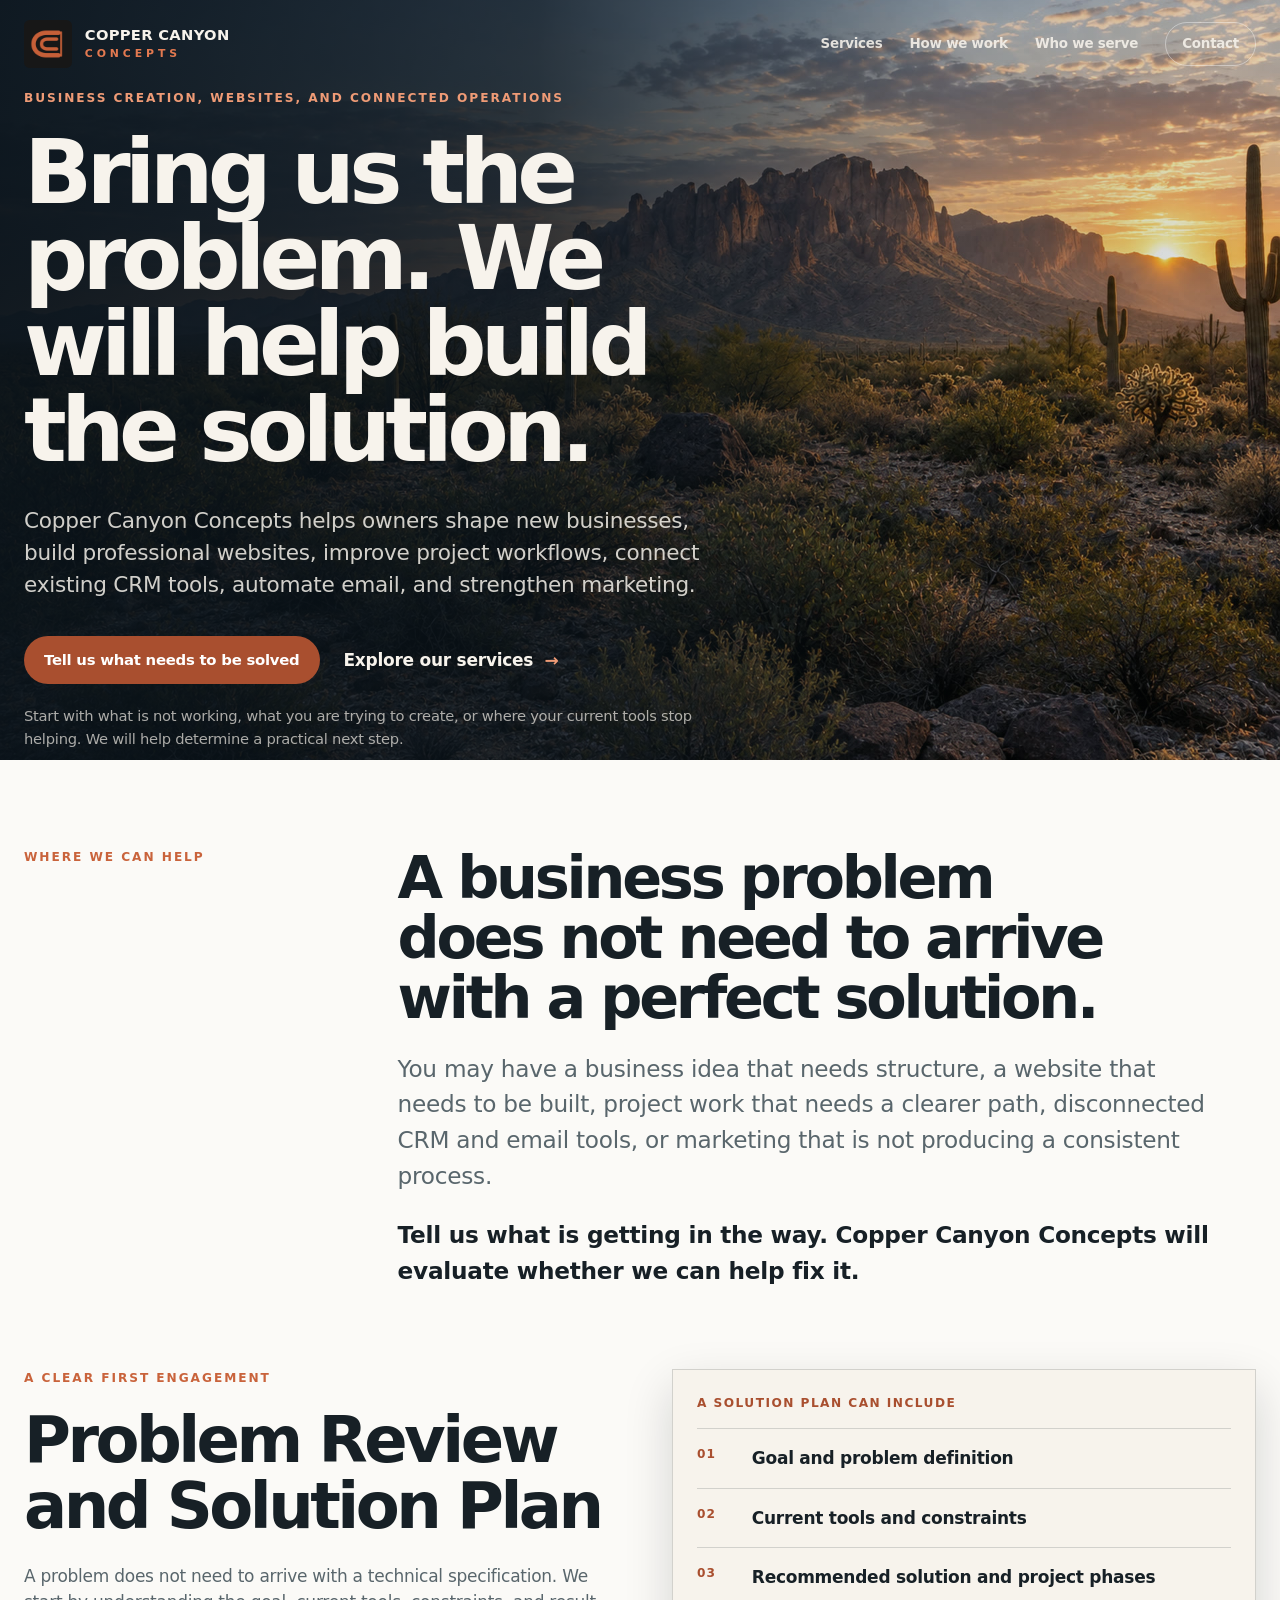
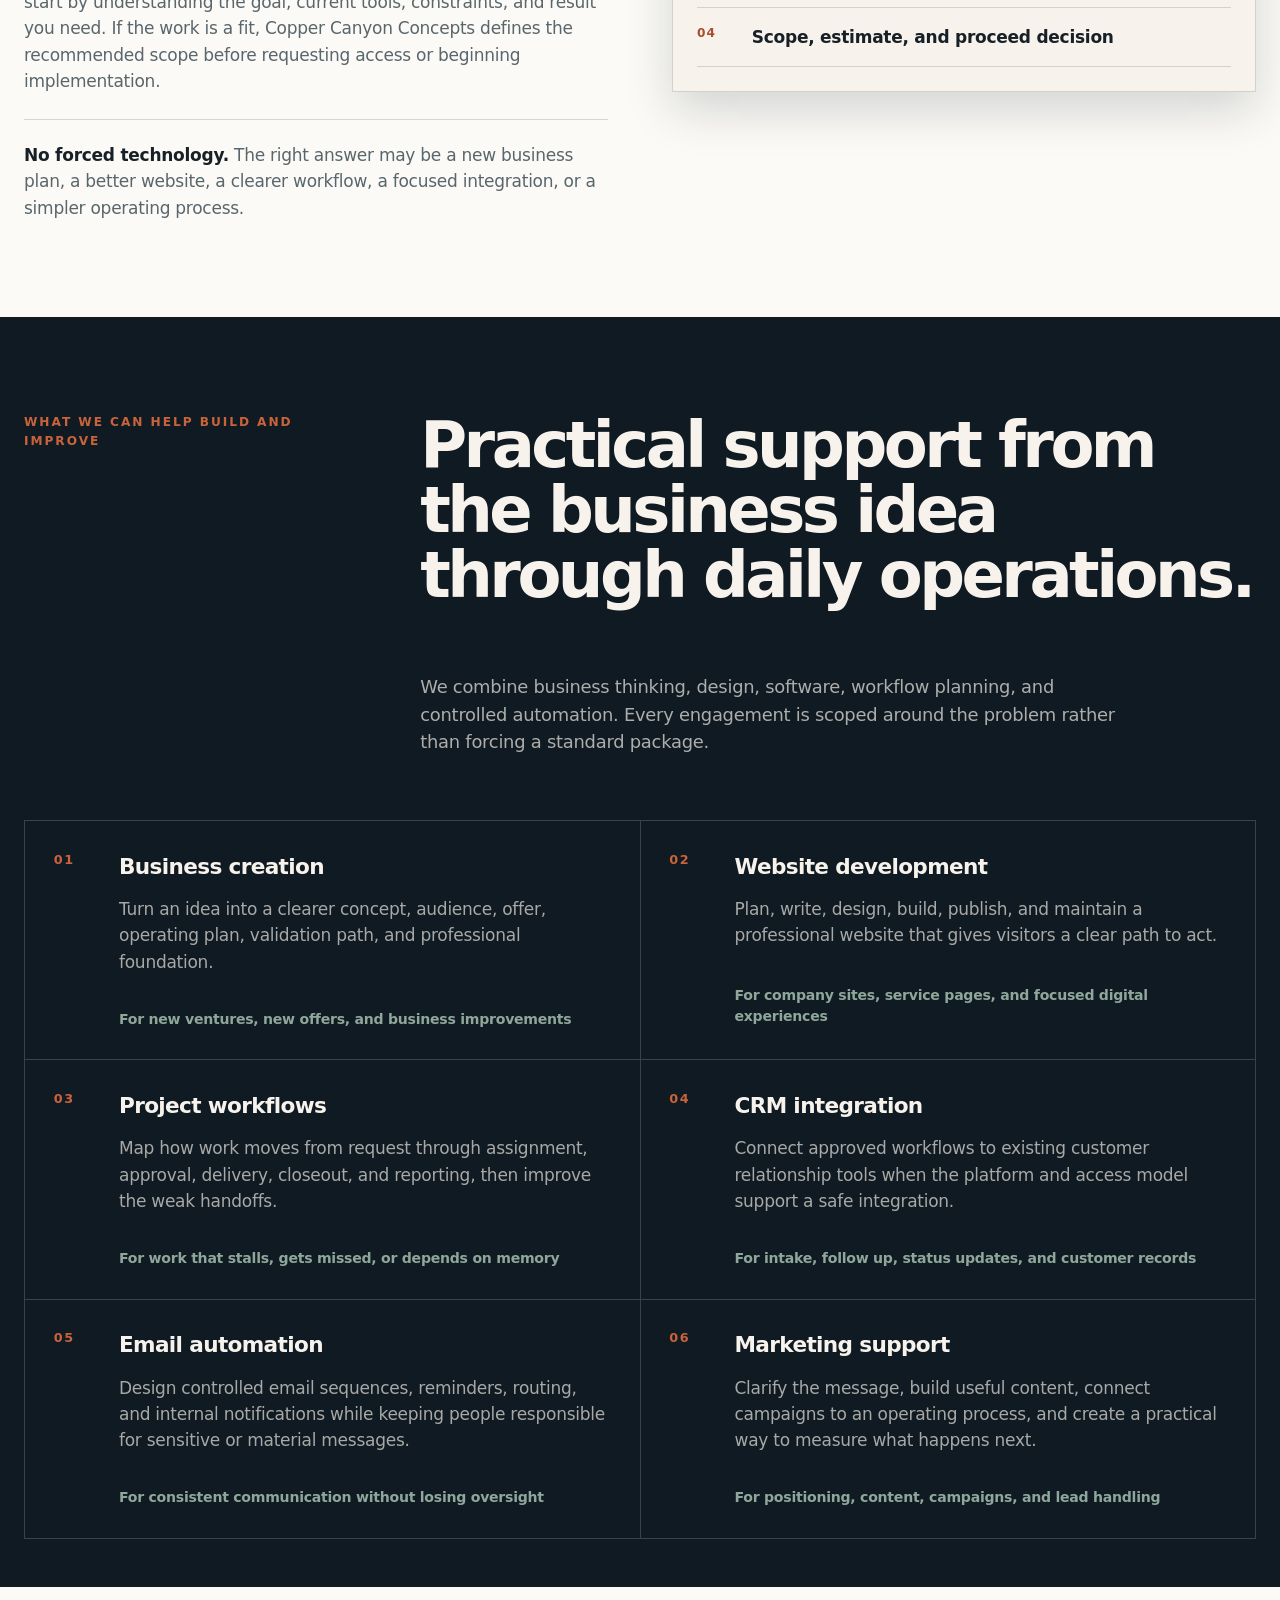
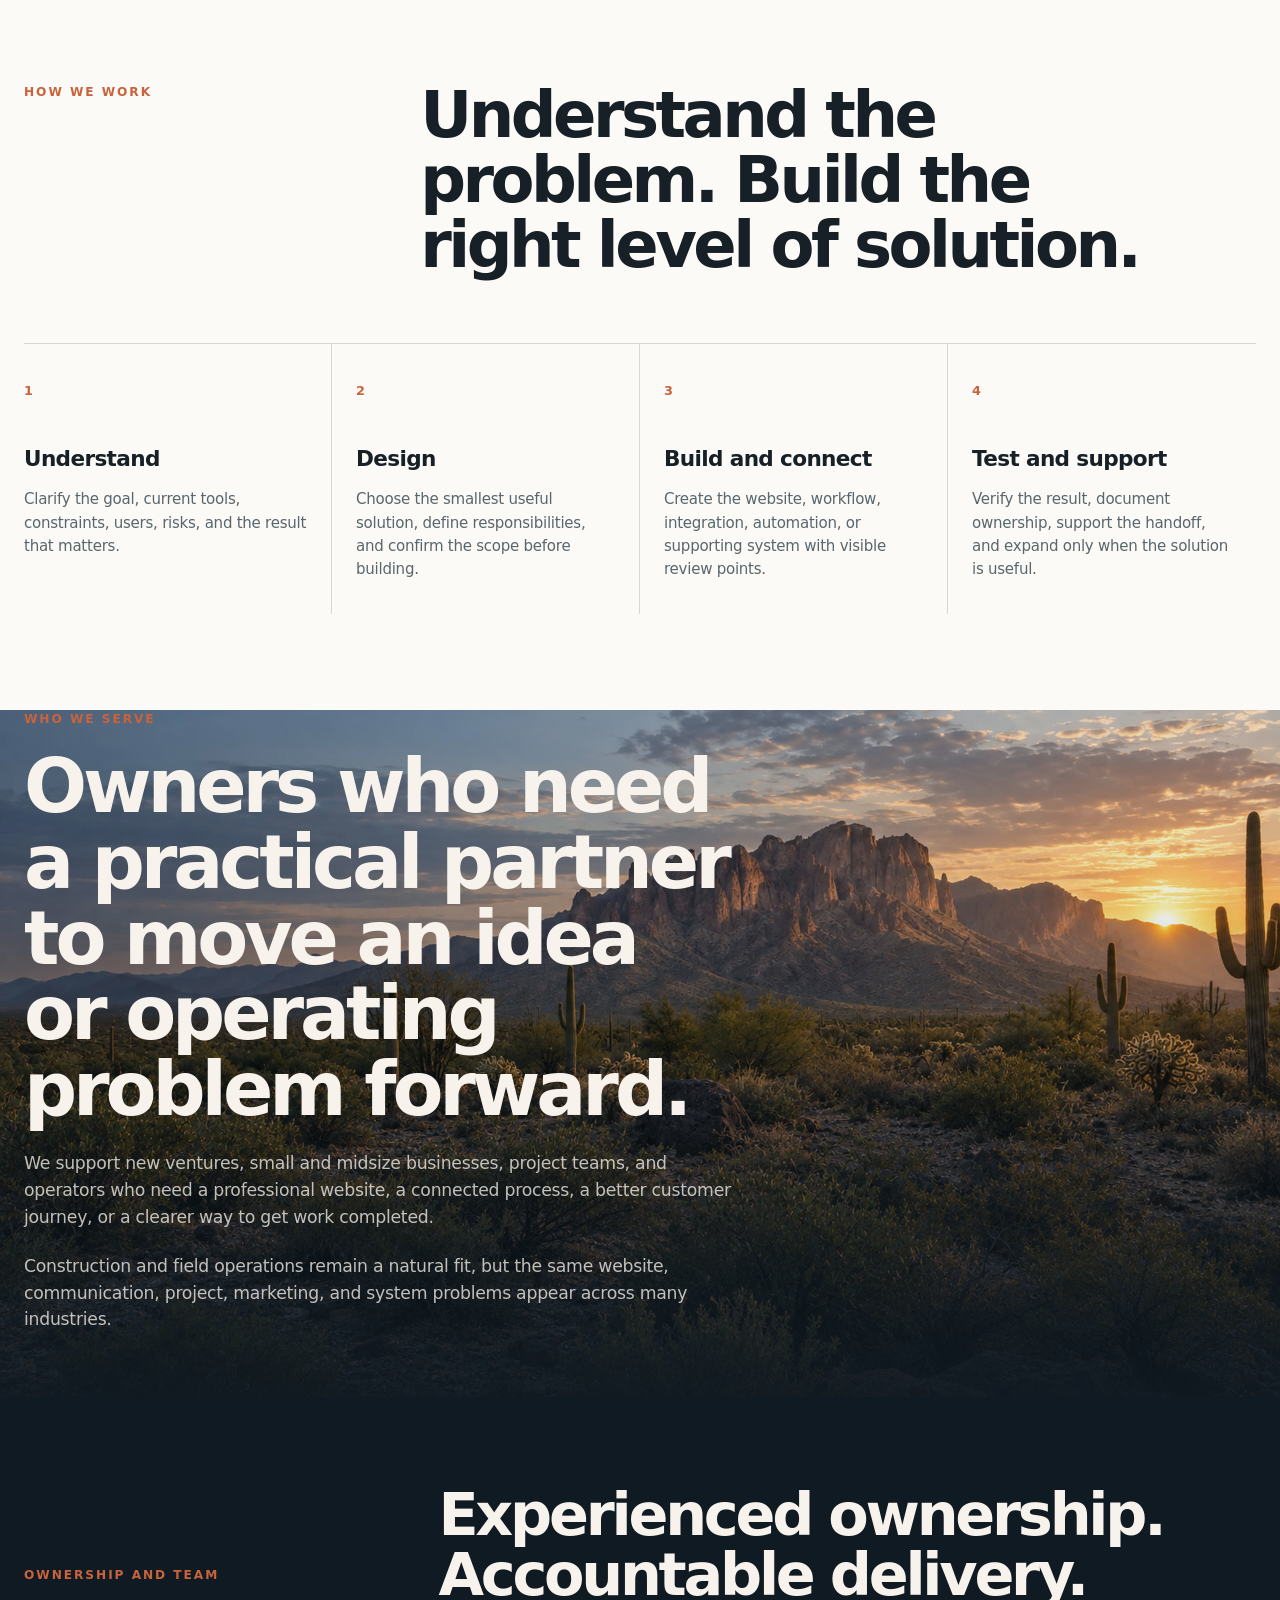
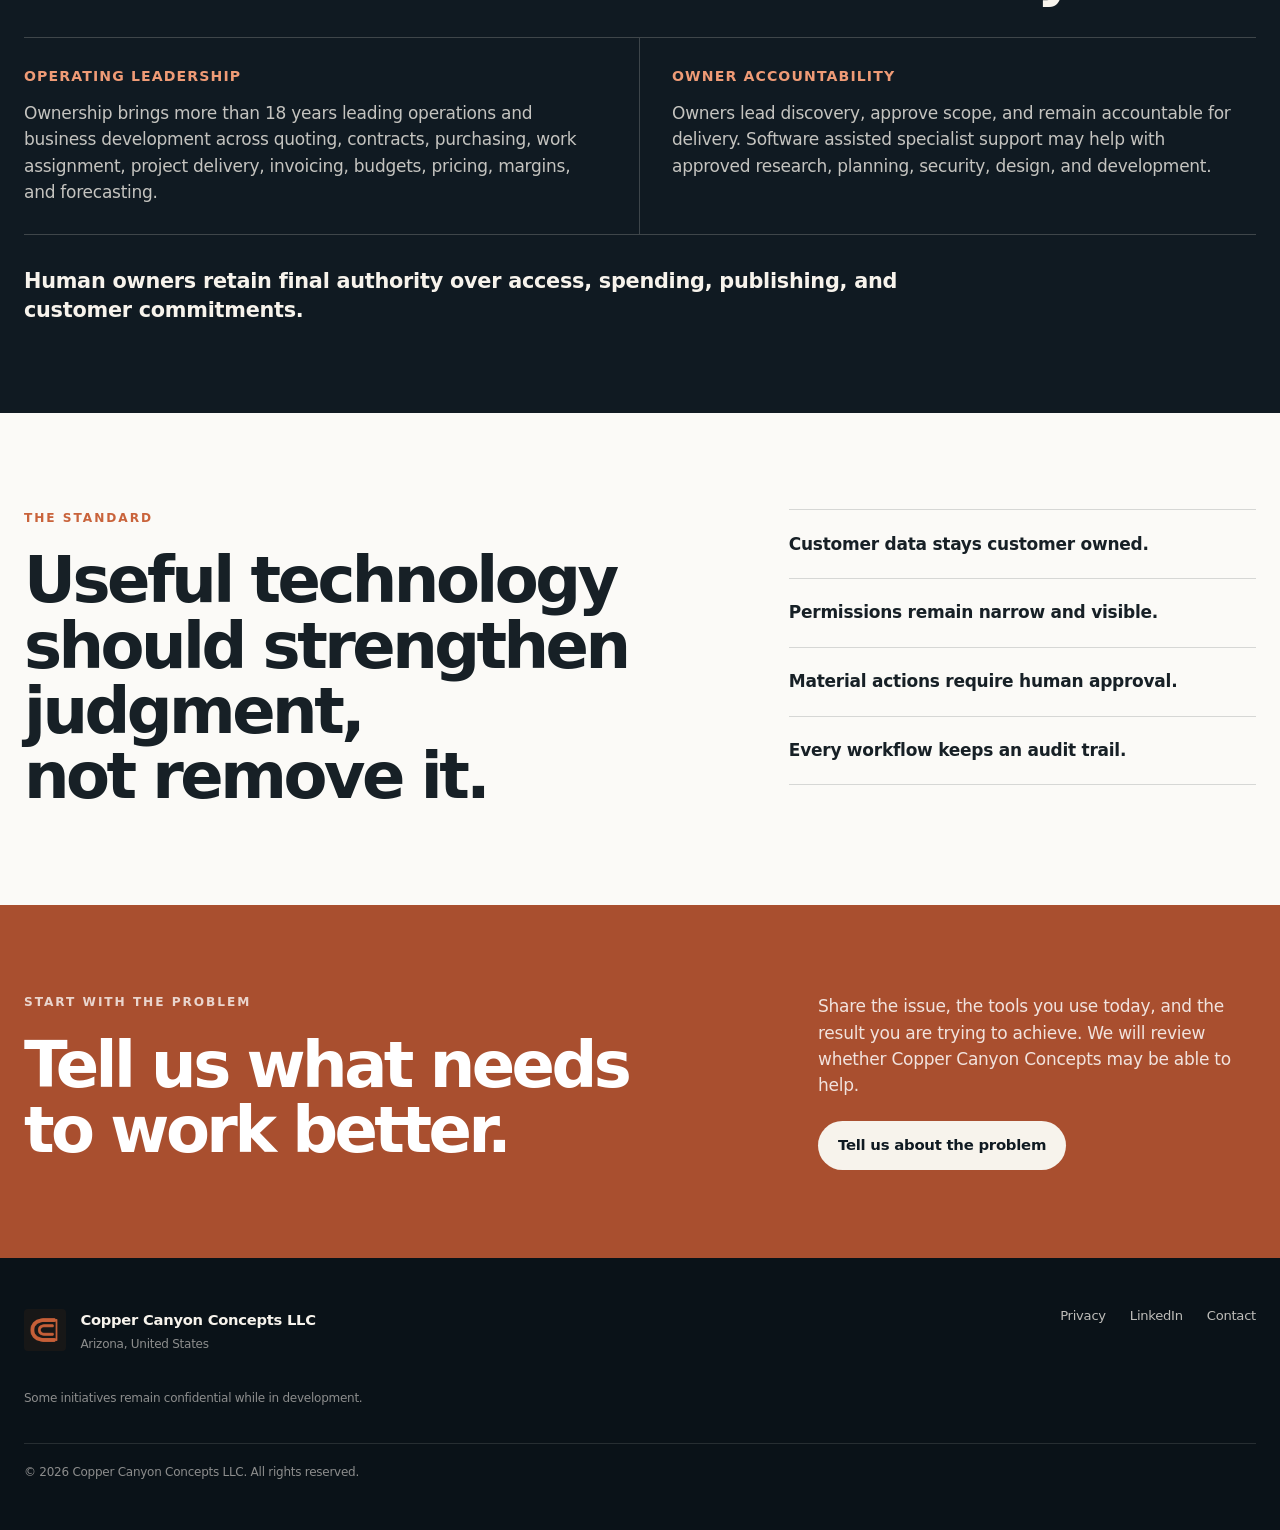
<file: index.html>
<!doctype html>
<html lang="en">
<head>
  <meta charset="utf-8">
  <meta name="viewport" content="width=device-width, initial-scale=1">
  <meta name="description" content="Copper Canyon Concepts helps businesses shape ideas, build websites, improve project workflows, connect CRM tools, automate email, and strengthen marketing.">
  <meta name="theme-color" content="#101a22">
  <meta property="og:title" content="Business Development and Operations | Copper Canyon Concepts">
  <meta property="og:description" content="Bring Copper Canyon Concepts the business problem. We will help define, build, connect, and improve the right solution.">
  <meta property="og:type" content="website">
  <meta property="og:url" content="https://coppercanyonconcepts.com/">
  <meta property="og:image" content="https://coppercanyonconcepts.com/assets/superstition_sunrise.jpg">
  <title>Business Development and Operations | Copper Canyon Concepts</title>
  <link rel="canonical" href="https://coppercanyonconcepts.com/">
  <link rel="icon" href="assets/favicon.png" type="image/png">
  <link rel="stylesheet" href="styles.css">
</head>
<body>
  <a class="skip_link" href="#main">Skip to main content</a>

  <header class="site_header" aria-label="Primary navigation">
    <a class="brand" href="#top" aria-label="Copper Canyon Concepts home">
      <img src="assets/copper_canyon_mark.png" alt="" width="48" height="48">
      <span class="brand_words">
        <strong>Copper Canyon</strong>
        <span>Concepts</span>
      </span>
    </a>
    <nav class="nav_links" aria-label="Site navigation">
      <a href="#work">Services</a>
      <a href="#method">How we work</a>
      <a href="#focus">Who we serve</a>
      <a class="nav_contact" href="contact.html">Contact</a>
    </nav>
  </header>

  <main id="main">
    <section class="hero" id="top" aria-labelledby="hero_title">
      <div class="hero_media" role="img" aria-label="Sunrise over the Superstition Mountains in Arizona"></div>
      <div class="hero_scrim"></div>
      <div class="hero_content">
        <p class="eyebrow">Business creation, websites, and connected operations</p>
        <h1 id="hero_title">Bring us the problem. We will help build the solution.</h1>
        <p class="hero_intro">Copper Canyon Concepts helps owners shape new businesses, build professional websites, improve project workflows, connect existing CRM tools, automate email, and strengthen marketing.</p>
        <div class="hero_actions">
          <a class="button primary" href="contact.html">Tell us what needs to be solved</a>
          <a class="text_link" href="#work">Explore our services <span aria-hidden="true">→</span></a>
        </div>
        <p class="hero_note">Start with what is not working, what you are trying to create, or where your current tools stop helping. We will help determine a practical next step.</p>
      </div>
    </section>


    <section class="problem_section section_shell" aria-labelledby="problem_title">
      <div class="section_label">Where we can help</div>
      <div class="problem_copy">
        <h2 id="problem_title">A business problem does not need to arrive with a perfect solution.</h2>
        <p>You may have a business idea that needs structure, a website that needs to be built, project work that needs a clearer path, disconnected CRM and email tools, or marketing that is not producing a consistent process.</p>
        <p class="emphasis">Tell us what is getting in the way. Copper Canyon Concepts will evaluate whether we can help fix it.</p>
      </div>
    </section>

    <section class="pilot_section section_shell" id="pilot-plan" aria-labelledby="pilot_title">
      <div class="pilot_intro">
        <p class="section_label">A clear first engagement</p>
        <h2 id="pilot_title">Problem Review and Solution Plan</h2>
        <p>A problem does not need to arrive with a technical specification. We start by understanding the goal, current tools, constraints, and result you need. If the work is a fit, Copper Canyon Concepts defines the recommended scope before requesting access or beginning implementation.</p>
        <p class="pilot_boundary"><strong>No forced technology.</strong> The right answer may be a new business plan, a better website, a clearer workflow, a focused integration, or a simpler operating process.</p>
      </div>
      <div class="pilot_deliverables">
        <p class="deliverable_label">A solution plan can include</p>
        <ul role="list">
          <li><span>01</span>Goal and problem definition</li>
          <li><span>02</span>Current tools and constraints</li>
          <li><span>03</span>Recommended solution and project phases</li>
          <li><span>04</span>Scope, estimate, and proceed decision</li>
        </ul>
      </div>
    </section>

    <section class="work_section" id="work" aria-labelledby="work_title">
      <div class="section_shell">
        <div class="section_intro dark_intro">
          <p class="section_label">What we can help build and improve</p>
          <h2 id="work_title">Practical support from the business idea through daily operations.</h2>
          <p>We combine business thinking, design, software, workflow planning, and controlled automation. Every engagement is scoped around the problem rather than forcing a standard package.</p>
        </div>

        <div class="service_rows">
          <article class="service_row">
            <div class="service_number">01</div>
            <div>
              <h3>Business creation</h3>
              <p>Turn an idea into a clearer concept, audience, offer, operating plan, validation path, and professional foundation.</p>
            </div>
            <p class="service_use">For new ventures, new offers, and business improvements</p>
          </article>

          <article class="service_row">
            <div class="service_number">02</div>
            <div>
              <h3>Website development</h3>
              <p>Plan, write, design, build, publish, and maintain a professional website that gives visitors a clear path to act.</p>
            </div>
            <p class="service_use">For company sites, service pages, and focused digital experiences</p>
          </article>

          <article class="service_row">
            <div class="service_number">03</div>
            <div>
              <h3>Project workflows</h3>
              <p>Map how work moves from request through assignment, approval, delivery, closeout, and reporting, then improve the weak handoffs.</p>
            </div>
            <p class="service_use">For work that stalls, gets missed, or depends on memory</p>
          </article>

          <article class="service_row">
            <div class="service_number">04</div>
            <div>
              <h3>CRM integration</h3>
              <p>Connect approved workflows to existing customer relationship tools when the platform and access model support a safe integration.</p>
            </div>
            <p class="service_use">For intake, follow up, status updates, and customer records</p>
          </article>

          <article class="service_row">
            <div class="service_number">05</div>
            <div>
              <h3>Email automation</h3>
              <p>Design controlled email sequences, reminders, routing, and internal notifications while keeping people responsible for sensitive or material messages.</p>
            </div>
            <p class="service_use">For consistent communication without losing oversight</p>
          </article>

          <article class="service_row">
            <div class="service_number">06</div>
            <div>
              <h3>Marketing support</h3>
              <p>Clarify the message, build useful content, connect campaigns to an operating process, and create a practical way to measure what happens next.</p>
            </div>
            <p class="service_use">For positioning, content, campaigns, and lead handling</p>
          </article>
        </div>
      </div>
    </section>


    <section class="method_section section_shell" id="method" aria-labelledby="method_title">
      <div class="section_intro">
        <p class="section_label">How we work</p>
        <h2 id="method_title">Understand the problem. Build the right level of solution.</h2>
      </div>

      <ol class="method_steps" role="list">
        <li>
          <span class="step_number">1</span>
          <h3>Understand</h3>
          <p>Clarify the goal, current tools, constraints, users, risks, and the result that matters.</p>
        </li>
        <li>
          <span class="step_number">2</span>
          <h3>Design</h3>
          <p>Choose the smallest useful solution, define responsibilities, and confirm the scope before building.</p>
        </li>
        <li>
          <span class="step_number">3</span>
          <h3>Build and connect</h3>
          <p>Create the website, workflow, integration, automation, or supporting system with visible review points.</p>
        </li>
        <li>
          <span class="step_number">4</span>
          <h3>Test and support</h3>
          <p>Verify the result, document ownership, support the handoff, and expand only when the solution is useful.</p>
        </li>
      </ol>
    </section>

    <section class="focus_section" id="focus" aria-labelledby="focus_title">
      <div class="focus_image" role="img" aria-label="Sonoran Desert foreground and Superstition Mountains at sunrise"></div>
      <div class="focus_panel">
        <p class="section_label">Who we serve</p>
        <h2 id="focus_title">Owners who need a practical partner to move an idea or operating problem forward.</h2>
        <p>We support new ventures, small and midsize businesses, project teams, and operators who need a professional website, a connected process, a better customer journey, or a clearer way to get work completed.</p>
        <p>Construction and field operations remain a natural fit, but the same website, communication, project, marketing, and system problems appear across many industries.</p>
      </div>
    </section>

    <section class="team_section" id="team" aria-labelledby="team_title">
      <div class="section_shell team_layout">
        <div class="team_heading">
          <p class="section_label">Ownership and team</p>
          <h2 id="team_title">Experienced ownership. Accountable delivery.</h2>
        </div>

        <div class="team_story">
          <div class="team_block">
            <h3>Operating leadership</h3>
            <p>Ownership brings more than 18 years leading operations and business development across quoting, contracts, purchasing, work assignment, project delivery, invoicing, budgets, pricing, margins, and forecasting.</p>
          </div>
          <div class="team_block">
            <h3>Owner accountability</h3>
            <p>Owners lead discovery, approve scope, and remain accountable for delivery. Software assisted specialist support may help with approved research, planning, security, design, and development.</p>
          </div>
        </div>

        <p class="team_standard">Human owners retain final authority over access, spending, publishing, and customer commitments.</p>
      </div>
    </section>

    <section class="control_section section_shell" aria-labelledby="control_title">
      <div class="control_statement">
        <p class="section_label">The standard</p>
        <h2 id="control_title">Useful technology should strengthen judgment, not remove it.</h2>
      </div>
      <div class="control_points">
        <p>Customer data stays customer owned.</p>
        <p>Permissions remain narrow and visible.</p>
        <p>Material actions require human approval.</p>
        <p>Every workflow keeps an audit trail.</p>
      </div>
    </section>

    <section class="contact_section" aria-labelledby="contact_title">
      <div>
        <p class="section_label">Start with the problem</p>
        <h2 id="contact_title">Tell us what needs to work better.</h2>
      </div>
      <div class="contact_action">
        <p>Share the issue, the tools you use today, and the result you are trying to achieve. We will review whether Copper Canyon Concepts may be able to help.</p>
        <a class="button light" href="contact.html">Tell us about the problem</a>
      </div>
    </section>
  </main>

  <footer class="site_footer">
    <div class="footer_brand">
      <img src="assets/copper_canyon_mark.png" alt="" width="42" height="42">
      <div>
        <strong>Copper Canyon Concepts LLC</strong>
        <p>Arizona, United States</p>
      </div>
    </div>
    <div class="footer_links">
      <a href="privacy.html">Privacy</a>
      <a href="https://www.linkedin.com/company/copper-canyon-concepts/" rel="noopener noreferrer">LinkedIn</a>
      <a href="contact.html">Contact</a>
    </div>
    <p class="footer_note">Some initiatives remain confidential while in development.</p>
    <p class="copyright">© 2026 Copper Canyon Concepts LLC. All rights reserved.</p>
  </footer>
</body>
</html>
</file>
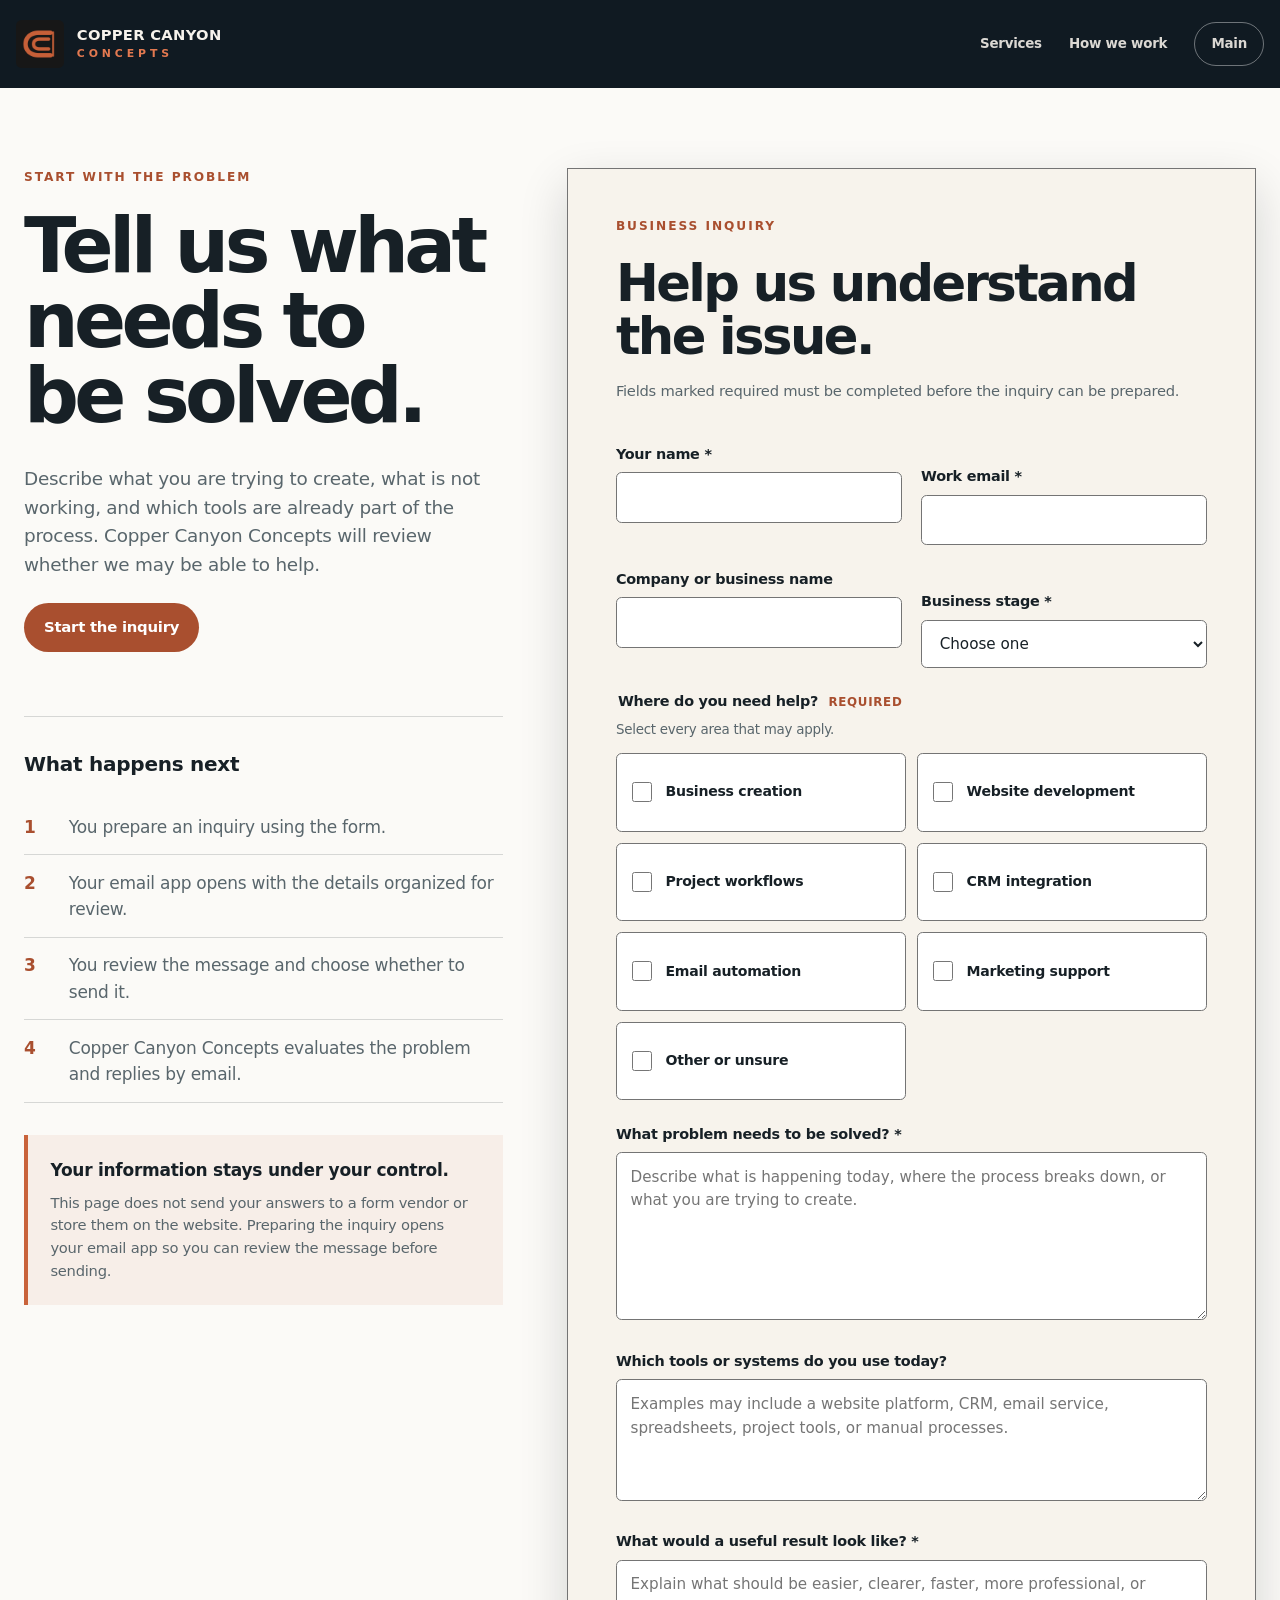
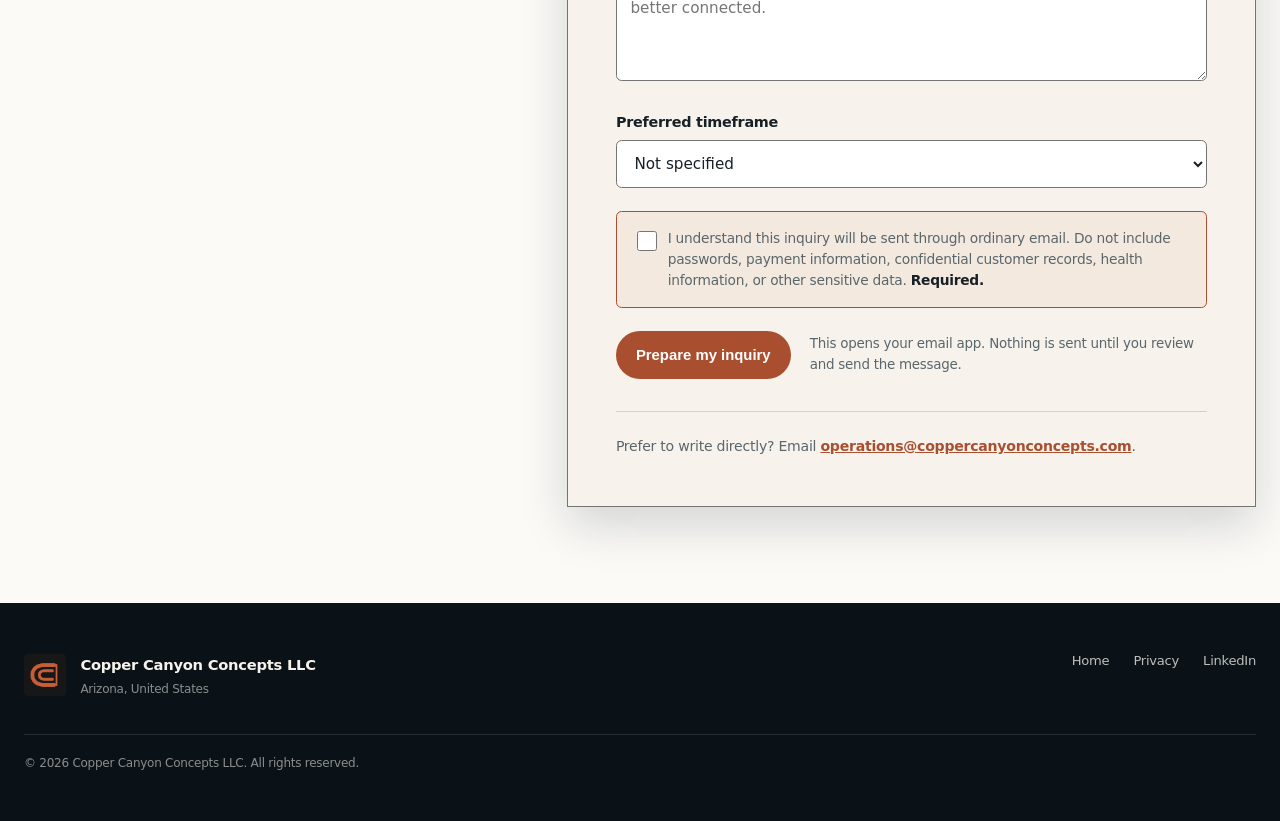
<file: contact.html>
<!doctype html>
<html lang="en">
<head>
  <meta charset="utf-8">
  <meta name="viewport" content="width=device-width, initial-scale=1">
  <meta name="description" content="Tell Copper Canyon Concepts about the business issue, current tools, and result you need.">
  <meta name="theme-color" content="#101a22">
  <meta property="og:title" content="Contact Copper Canyon Concepts">
  <meta property="og:description" content="Share the business, website, workflow, CRM, email, or marketing problem you want to solve.">
  <meta property="og:type" content="website">
  <meta property="og:url" content="https://coppercanyonconcepts.com/contact.html">
  <title>Contact | Copper Canyon Concepts</title>
  <link rel="canonical" href="https://coppercanyonconcepts.com/contact.html">
  <link rel="icon" href="assets/favicon.png" type="image/png">
  <link rel="stylesheet" href="styles.css">
  <script src="contact.js" defer></script>
</head>
<body class="contact_page">
  <a class="skip_link" href="#main">Skip to main content</a>

  <header class="site_header legal_header" aria-label="Primary navigation">
    <a class="brand" href="index.html" aria-label="Copper Canyon Concepts home">
      <img src="assets/copper_canyon_mark.png" alt="" width="48" height="48">
      <span class="brand_words">
        <strong>Copper Canyon</strong>
        <span>Concepts</span>
      </span>
    </a>
    <nav class="nav_links" aria-label="Site navigation">
      <a href="index.html#work">Services</a>
      <a href="index.html#method">How we work</a>
      <a class="nav_contact" href="index.html">Main</a>
    </nav>
  </header>

  <main class="contact_main" id="main">
    <section class="contact_intro" aria-labelledby="contact_page_title">
      <p class="eyebrow">Start with the problem</p>
      <h1 id="contact_page_title">Tell us what needs to be solved.</h1>
      <p class="contact_lead">Describe what you are trying to create, what is not working, and which tools are already part of the process. Copper Canyon Concepts will review whether we may be able to help.</p>
      <a class="button primary contact_jump" href="#inquiry-form">Start the inquiry</a>

      <div class="contact_expectations">
        <h2>What happens next</h2>
        <ol role="list">
          <li><span>1</span> You prepare an inquiry using the form.</li>
          <li><span>2</span> Your email app opens with the details organized for review.</li>
          <li><span>3</span> You review the message and choose whether to send it.</li>
          <li><span>4</span> Copper Canyon Concepts evaluates the problem and replies by email.</li>
        </ol>
      </div>

      <aside class="contact_privacy_note">
        <strong>Your information stays under your control.</strong>
        <p>This page does not send your answers to a form vendor or store them on the website. Preparing the inquiry opens your email app so you can review the message before sending.</p>
      </aside>
    </section>

    <section class="inquiry_panel" aria-labelledby="inquiry_title">
      <div class="inquiry_heading">
        <p class="section_label">Business inquiry</p>
        <h2 id="inquiry_title">Help us understand the issue.</h2>
        <p>Fields marked required must be completed before the inquiry can be prepared.</p>
      </div>

      <form id="inquiry-form" action="mailto:operations@coppercanyonconcepts.com" method="post" enctype="text/plain">
        <noscript>
          <p class="form_status">JavaScript is required to organize the structured inquiry. You can still email operations@coppercanyonconcepts.com directly.</p>
        </noscript>
        <div class="form_grid two_columns">
          <div class="field_group">
            <label for="contact_name">Your name <span aria-hidden="true">*</span></label>
            <input id="contact_name" name="contact_name" type="text" autocomplete="name" maxlength="100" required>
          </div>
          <div class="field_group">
            <label for="email">Work email <span aria-hidden="true">*</span></label>
            <input id="email" name="email" type="email" autocomplete="email" maxlength="160" required>
          </div>
        </div>

        <div class="form_grid two_columns">
          <div class="field_group">
            <label for="company">Company or business name</label>
            <input id="company" name="company" type="text" autocomplete="organization" maxlength="140">
          </div>
          <div class="field_group">
            <label for="business_stage">Business stage <span aria-hidden="true">*</span></label>
            <select id="business_stage" name="business_stage" required>
              <option value="">Choose one</option>
              <option>Idea or concept</option>
              <option>Starting a business</option>
              <option>Existing business</option>
              <option>Expanding or changing</option>
              <option>Project within an organization</option>
            </select>
          </div>
        </div>

        <fieldset class="field_group checkbox_fieldset" aria-describedby="help-area-help help-area-error">
          <legend>Where do you need help? <span class="required_text">Required</span></legend>
          <p class="field_help" id="help-area-help">Select every area that may apply.</p>
          <div class="checkbox_grid">
            <label><input name="help_areas" type="checkbox" value="Business creation"> Business creation</label>
            <label><input name="help_areas" type="checkbox" value="Website development"> Website development</label>
            <label><input name="help_areas" type="checkbox" value="Project workflows"> Project workflows</label>
            <label><input name="help_areas" type="checkbox" value="CRM integration"> CRM integration</label>
            <label><input name="help_areas" type="checkbox" value="Email automation"> Email automation</label>
            <label><input name="help_areas" type="checkbox" value="Marketing support"> Marketing support</label>
            <label><input name="help_areas" type="checkbox" value="Other or unsure"> Other or unsure</label>
          </div>
          <p class="field_error" id="help-area-error" hidden>Please select at least one area.</p>
        </fieldset>

        <div class="field_group">
          <label for="problem">What problem needs to be solved? <span aria-hidden="true">*</span></label>
          <textarea id="problem" name="problem" rows="6" maxlength="1800" required placeholder="Describe what is happening today, where the process breaks down, or what you are trying to create."></textarea>
        </div>

        <div class="field_group">
          <label for="current_tools">Which tools or systems do you use today?</label>
          <textarea id="current_tools" name="current_tools" rows="4" maxlength="1000" placeholder="Examples may include a website platform, CRM, email service, spreadsheets, project tools, or manual processes."></textarea>
        </div>

        <div class="field_group">
          <label for="desired_result">What would a useful result look like? <span aria-hidden="true">*</span></label>
          <textarea id="desired_result" name="desired_result" rows="4" maxlength="1200" required placeholder="Explain what should be easier, clearer, faster, more professional, or better connected."></textarea>
        </div>

        <div class="field_group">
          <label for="timeframe">Preferred timeframe</label>
          <select id="timeframe" name="timeframe">
            <option value="Not specified">Not specified</option>
            <option>As soon as practical</option>
            <option>Within 30 days</option>
            <option>Within 60 to 90 days</option>
            <option>Researching for later</option>
          </select>
        </div>

        <label class="safety_confirmation">
          <input name="safe_to_email" type="checkbox" required>
          <span>I understand this inquiry will be sent through ordinary email. Do not include passwords, payment information, confidential customer records, health information, or other sensitive data. <strong>Required.</strong></span>
        </label>

        <div class="form_actions">
          <button class="button primary" type="submit" disabled>Prepare my inquiry</button>
          <p class="form_handoff">This opens your email app. Nothing is sent until you review and send the message.</p>
        </div>
        <p class="form_status" id="form-status" role="status" aria-live="polite"></p>

        <div class="copy_fallback" id="copy-fallback" hidden>
          <h3>Copy the prepared inquiry</h3>
          <p>The details are too long for a reliable email link. Copy the prepared message, open your email app, and send it to operations@coppercanyonconcepts.com.</p>
          <label for="prepared-inquiry">Prepared inquiry</label>
          <textarea id="prepared-inquiry" rows="12" readonly></textarea>
          <button class="button primary" id="copy-inquiry" type="button">Copy prepared inquiry</button>
        </div>
      </form>

      <p class="email_fallback">Prefer to write directly? Email <a href="mailto:operations@coppercanyonconcepts.com">operations@coppercanyonconcepts.com</a>.</p>
    </section>
  </main>

  <footer class="site_footer legal_footer">
    <div class="footer_brand">
      <img src="assets/copper_canyon_mark.png" alt="" width="42" height="42">
      <div>
        <strong>Copper Canyon Concepts LLC</strong>
        <p>Arizona, United States</p>
      </div>
    </div>
    <div class="footer_links">
      <a href="index.html">Home</a>
      <a href="privacy.html">Privacy</a>
      <a href="https://www.linkedin.com/company/copper-canyon-concepts/" rel="noopener noreferrer">LinkedIn</a>
    </div>
    <p class="copyright">© 2026 Copper Canyon Concepts LLC. All rights reserved.</p>
  </footer>
</body>
</html>
</file>
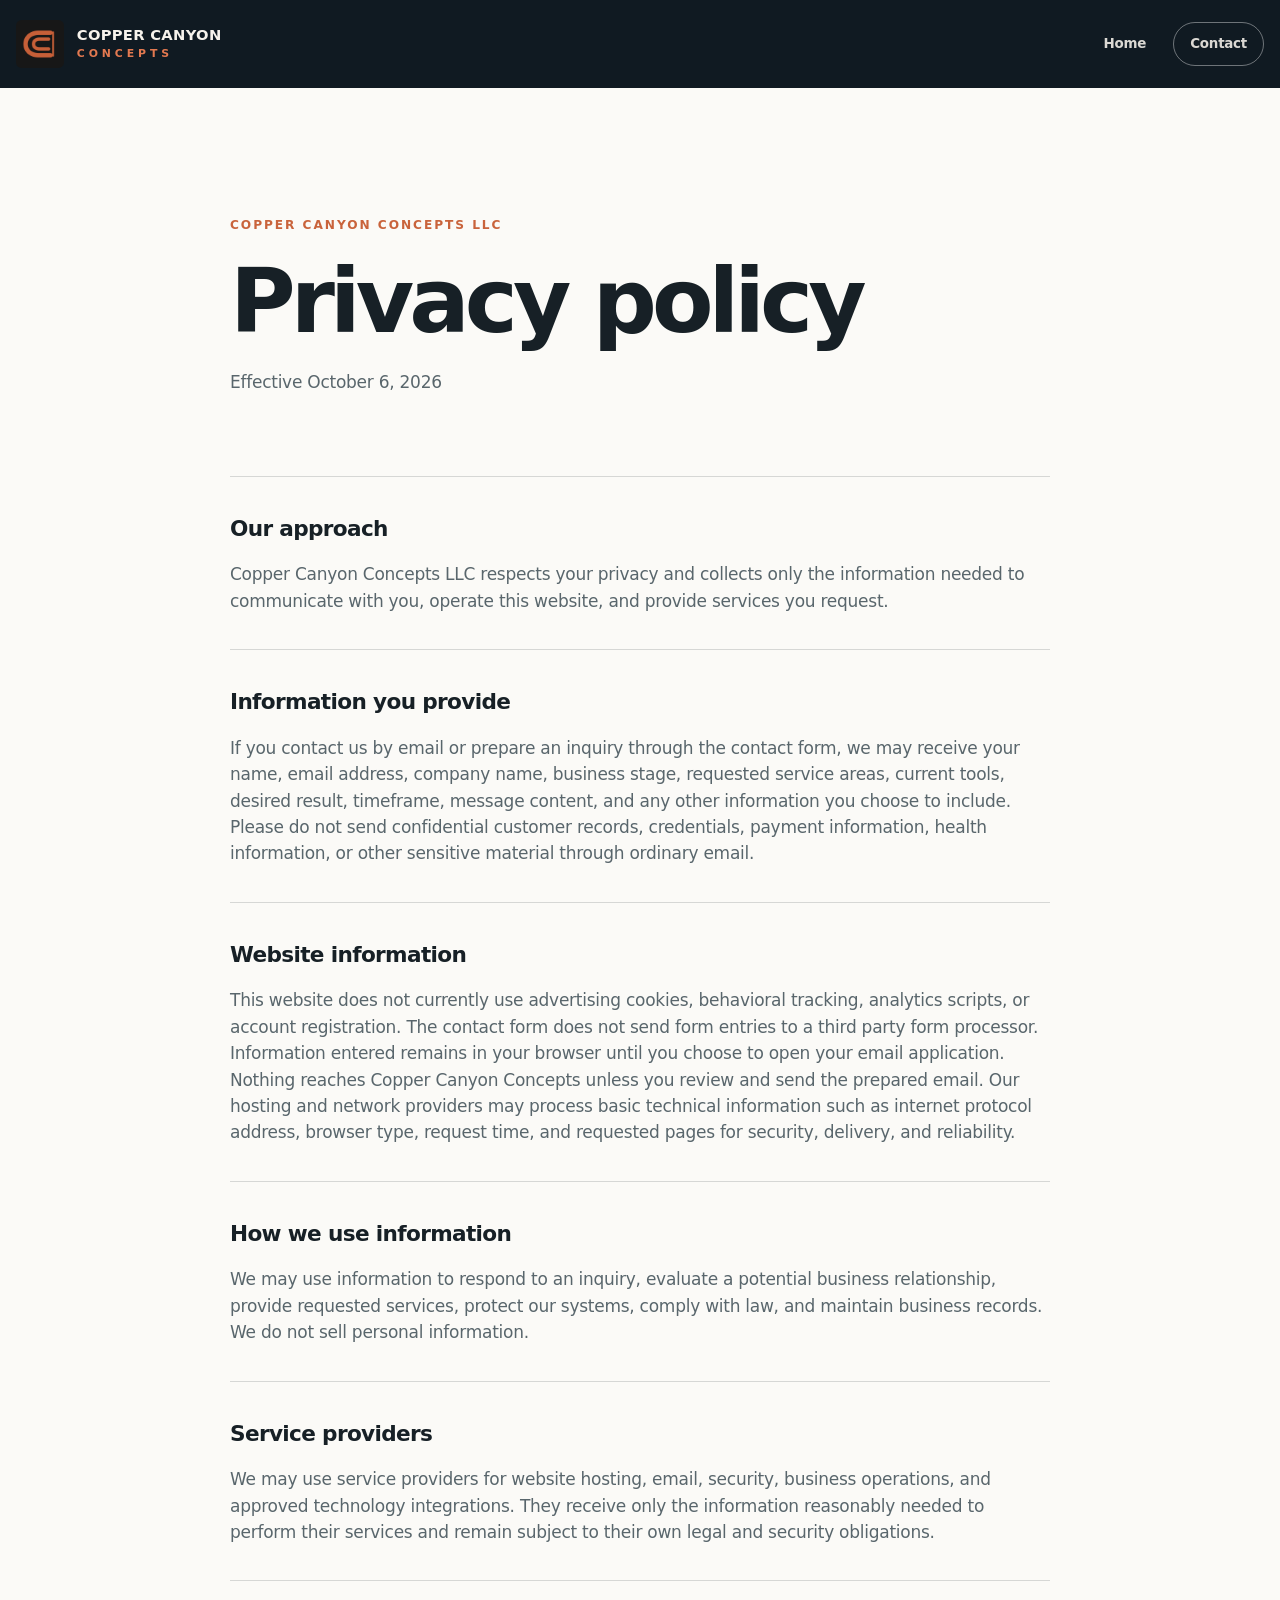
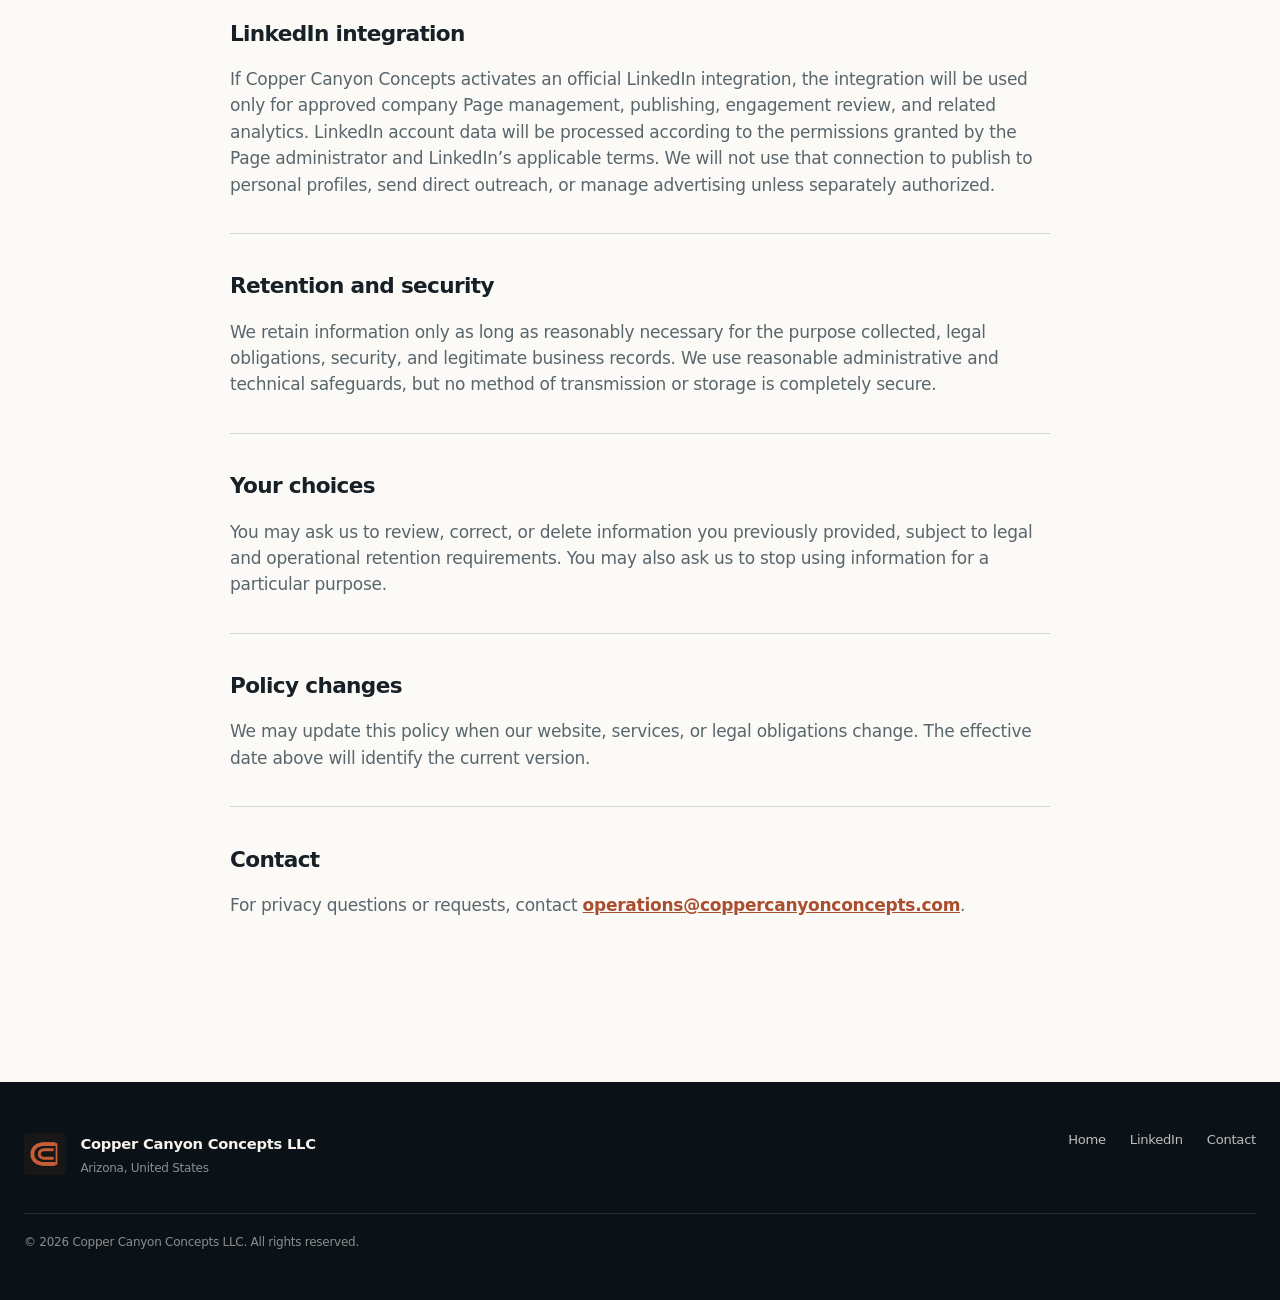
<file: privacy.html>
<!doctype html>
<html lang="en">
<head>
  <meta charset="utf-8">
  <meta name="viewport" content="width=device-width, initial-scale=1">
  <meta name="description" content="Privacy policy for Copper Canyon Concepts LLC.">
  <meta name="theme-color" content="#101a22">
  <title>Privacy | Copper Canyon Concepts</title>
  <link rel="canonical" href="https://coppercanyonconcepts.com/privacy.html">
  <link rel="icon" href="assets/favicon.png" type="image/png">
  <link rel="stylesheet" href="styles.css">
</head>
<body class="legal_page">
  <a class="skip_link" href="#main">Skip to main content</a>

  <header class="site_header legal_header" aria-label="Primary navigation">
    <a class="brand" href="index.html" aria-label="Copper Canyon Concepts home">
      <img src="assets/copper_canyon_mark.png" alt="" width="48" height="48">
      <span class="brand_words">
        <strong>Copper Canyon</strong>
        <span>Concepts</span>
      </span>
    </a>
    <nav class="nav_links" aria-label="Site navigation">
      <a href="index.html">Home</a>
      <a class="nav_contact" href="contact.html">Contact</a>
    </nav>
  </header>

  <main class="legal_main" id="main">
    <p class="eyebrow legal_eyebrow">Copper Canyon Concepts LLC</p>
    <h1>Privacy policy</h1>
    <p class="legal_updated">Effective October 6, 2026</p>

    <section>
      <h2>Our approach</h2>
      <p>Copper Canyon Concepts LLC respects your privacy and collects only the information needed to communicate with you, operate this website, and provide services you request.</p>
    </section>

    <section>
      <h2>Information you provide</h2>
      <p>If you contact us by email or prepare an inquiry through the contact form, we may receive your name, email address, company name, business stage, requested service areas, current tools, desired result, timeframe, message content, and any other information you choose to include. Please do not send confidential customer records, credentials, payment information, health information, or other sensitive material through ordinary email.</p>
    </section>

    <section>
      <h2>Website information</h2>
      <p>This website does not currently use advertising cookies, behavioral tracking, analytics scripts, or account registration. The contact form does not send form entries to a third party form processor. Information entered remains in your browser until you choose to open your email application. Nothing reaches Copper Canyon Concepts unless you review and send the prepared email. Our hosting and network providers may process basic technical information such as internet protocol address, browser type, request time, and requested pages for security, delivery, and reliability.</p>
    </section>

    <section>
      <h2>How we use information</h2>
      <p>We may use information to respond to an inquiry, evaluate a potential business relationship, provide requested services, protect our systems, comply with law, and maintain business records. We do not sell personal information.</p>
    </section>

    <section>
      <h2>Service providers</h2>
      <p>We may use service providers for website hosting, email, security, business operations, and approved technology integrations. They receive only the information reasonably needed to perform their services and remain subject to their own legal and security obligations.</p>
    </section>

    <section>
      <h2>LinkedIn integration</h2>
      <p>If Copper Canyon Concepts activates an official LinkedIn integration, the integration will be used only for approved company Page management, publishing, engagement review, and related analytics. LinkedIn account data will be processed according to the permissions granted by the Page administrator and LinkedIn’s applicable terms. We will not use that connection to publish to personal profiles, send direct outreach, or manage advertising unless separately authorized.</p>
    </section>

    <section>
      <h2>Retention and security</h2>
      <p>We retain information only as long as reasonably necessary for the purpose collected, legal obligations, security, and legitimate business records. We use reasonable administrative and technical safeguards, but no method of transmission or storage is completely secure.</p>
    </section>

    <section>
      <h2>Your choices</h2>
      <p>You may ask us to review, correct, or delete information you previously provided, subject to legal and operational retention requirements. You may also ask us to stop using information for a particular purpose.</p>
    </section>

    <section>
      <h2>Policy changes</h2>
      <p>We may update this policy when our website, services, or legal obligations change. The effective date above will identify the current version.</p>
    </section>

    <section>
      <h2>Contact</h2>
      <p>For privacy questions or requests, contact <a href="mailto:operations@coppercanyonconcepts.com?subject=Privacy%20request">operations@coppercanyonconcepts.com</a>.</p>
    </section>
  </main>

  <footer class="site_footer legal_footer">
    <div class="footer_brand">
      <img src="assets/copper_canyon_mark.png" alt="" width="42" height="42">
      <div>
        <strong>Copper Canyon Concepts LLC</strong>
        <p>Arizona, United States</p>
      </div>
    </div>
    <div class="footer_links">
      <a href="index.html">Home</a>
      <a href="https://www.linkedin.com/company/copper-canyon-concepts/" rel="noopener noreferrer">LinkedIn</a>
      <a href="contact.html">Contact</a>
    </div>
    <p class="copyright">© 2026 Copper Canyon Concepts LLC. All rights reserved.</p>
  </footer>
</body>
</html>
</file>
<file: styles.css>
:root {
  --basalt: #101a22;
  --basalt_soft: #182a34;
  --copper: #c9633b;
  --copper_dark: #a94f2f;
  --sage: #8fa79b;
  --sand: #e8d8c3;
  --warm_white: #f7f3ec;
  --paper: #fbfaf7;
  --ink: #172026;
  --muted: #59666c;
  --line: rgba(23, 32, 38, 0.16);
  --control_line: #747474;
  --max: 1380px;
  --shadow: 0 18px 45px rgba(9, 18, 24, 0.16);
}

* {
  box-sizing: border-box;
}

html {
  scroll-behavior: smooth;
  color-scheme: light;
}

body {
  margin: 0;
  background: var(--paper);
  color: var(--ink);
  font-family: system-ui, -apple-system, BlinkMacSystemFont, "Segoe UI", sans-serif;
  font-size: 17px;
  line-height: 1.55;
  letter-spacing: -0.015em;
}

img {
  display: block;
  max-width: 100%;
}

a {
  color: inherit;
}

.skip_link {
  position: fixed;
  left: 1rem;
  top: 1rem;
  z-index: 100;
  transform: translateY(-180%);
  background: var(--warm_white);
  color: var(--basalt);
  padding: 0.75rem 1rem;
  border-radius: 0.35rem;
}

.skip_link:focus {
  transform: translateY(0);
}

.site_header {
  position: absolute;
  inset: 0 0 auto;
  z-index: 20;
  display: flex;
  align-items: center;
  justify-content: space-between;
  width: min(calc(100% - 3rem), var(--max));
  margin: 0 auto;
  padding: 1.25rem 0;
  color: var(--warm_white);
}

.brand {
  display: inline-flex;
  align-items: center;
  gap: 0.8rem;
  text-decoration: none;
}

.brand img {
  width: 48px;
  height: 48px;
  border-radius: 0.35rem;
}

.brand_words {
  display: grid;
  line-height: 1;
  text-transform: uppercase;
}

.brand_words strong {
  font-size: 0.92rem;
  letter-spacing: 0.02em;
}

.brand_words span {
  margin-top: 0.34rem;
  color: #e37950;
  font-size: 0.68rem;
  font-weight: 700;
  letter-spacing: 0.36em;
}

.nav_links {
  display: flex;
  align-items: center;
  gap: 1.7rem;
  font-size: 0.84rem;
  font-weight: 600;
}

.nav_links a {
  text-decoration: none;
  opacity: 0.88;
}

.nav_links a:hover,
.nav_links a:focus-visible {
  opacity: 1;
}

.nav_contact {
  padding: 0.65rem 1rem;
  border: 1px solid rgba(255, 255, 255, 0.45);
  border-radius: 999px;
}

.hero {
  position: relative;
  min-height: min(760px, 90svh);
  display: flex;
  align-items: center;
  overflow: hidden;
  color: var(--warm_white);
  background: var(--basalt);
}

.hero_media,
.focus_image {
  position: absolute;
  inset: 0;
  background-image: url("assets/superstition_sunrise.jpg");
  background-size: cover;
  background-position: center center;
}

.hero_scrim {
  position: absolute;
  inset: 0;
  background: linear-gradient(90deg, rgba(10, 19, 26, 0.92) 0%, rgba(10, 19, 26, 0.74) 42%, rgba(10, 19, 26, 0.18) 75%, rgba(10, 19, 26, 0.12) 100%);
}

.hero_content {
  position: relative;
  z-index: 2;
  width: min(calc(100% - 3rem), var(--max));
  margin: 5rem auto 0;
}

.eyebrow,
.section_label {
  margin: 0 0 1.3rem;
  color: var(--copper);
  font-size: 0.76rem;
  font-weight: 800;
  letter-spacing: 0.16em;
  text-transform: uppercase;
}

.hero .eyebrow {
  color: #ef9b76;
}

.hero h1 {
  max-width: 900px;
  margin: 0;
  font-size: clamp(3.1rem, 7vw, 6.1rem);
  font-weight: 650;
  letter-spacing: -0.065em;
  line-height: 0.96;
  text-wrap: balance;
}

.hero_intro {
  max-width: 720px;
  margin: 2rem 0 0;
  color: rgba(247, 243, 236, 0.84);
  font-size: clamp(1.1rem, 2vw, 1.35rem);
  line-height: 1.48;
}

.hero_note {
  max-width: 720px;
  margin: 1.3rem 0 0;
  color: rgba(247, 243, 236, 0.68);
  font-size: 0.92rem;
}

.hero_actions {
  display: flex;
  align-items: center;
  gap: 1.5rem;
  margin-top: 2.2rem;
}

.button {
  display: inline-flex;
  align-items: center;
  justify-content: center;
  min-height: 48px;
  padding: 0.8rem 1.25rem;
  border-radius: 999px;
  text-decoration: none;
  font-size: 0.93rem;
  font-weight: 750;
  border: 0;
  cursor: pointer;
  transition: transform 160ms ease, background 160ms ease;
}

.button:hover {
  transform: translateY(-2px);
}

.button.primary {
  background: var(--copper_dark);
  color: #fff;
}

.button.primary:hover {
  background: #8f3d24;
}

.button:disabled {
  opacity: 0.55;
  cursor: not-allowed;
  transform: none;
}

.text_link {
  color: var(--warm_white);
  font-weight: 700;
  text-decoration: none;
}

.text_link span {
  display: inline-block;
  margin-left: 0.35rem;
  color: #ef9b76;
}


.section_shell {
  width: min(calc(100% - 3rem), var(--max));
  margin: 0 auto;
}

.problem_section {
  display: grid;
  grid-template-columns: 0.55fr 1.45fr;
  gap: 3rem;
  padding-top: 5.5rem;
  padding-bottom: 5rem;
}

.problem_copy h2,
.section_intro h2,
.focus_panel h2,
.control_statement h2,
.contact_section h2,
.legal_main h1 {
  margin: 0;
  font-size: clamp(2.4rem, 5.8vw, 5.1rem);
  font-weight: 650;
  letter-spacing: -0.055em;
  line-height: 1.02;
  text-wrap: balance;
}

.problem_copy > p {
  max-width: 820px;
  margin: 1.4rem 0 0;
  color: var(--muted);
  font-size: clamp(1.1rem, 2vw, 1.45rem);
}

.problem_copy .emphasis {
  color: var(--ink);
  font-weight: 750;
}

.problem_copy h2 {
  max-width: 920px;
  font-size: clamp(2.4rem, 4.6vw, 4.4rem);
}

.pilot_section {
  display: grid;
  grid-template-columns: 1fr 1fr;
  gap: 4rem;
  padding-top: 0;
  padding-bottom: 6rem;
}

.pilot_intro h2 {
  max-width: 620px;
  margin: 0;
  font-size: clamp(2.5rem, 5vw, 4.5rem);
  font-weight: 650;
  letter-spacing: -0.055em;
  line-height: 1.02;
  text-wrap: balance;
}

.pilot_intro > p:not(.section_label) {
  max-width: 650px;
  margin: 1.5rem 0 0;
  color: var(--muted);
}

.pilot_boundary {
  padding-top: 1.4rem;
  border-top: 1px solid var(--line);
}

.pilot_boundary strong {
  color: var(--ink);
}

.pilot_deliverables {
  align-self: start;
  padding: 1.5rem;
  border: 1px solid var(--line);
  background: var(--warm_white);
  box-shadow: var(--shadow);
}

.deliverable_label {
  margin: 0 0 1rem;
  color: var(--copper_dark);
  font-size: 0.76rem;
  font-weight: 800;
  letter-spacing: 0.12em;
  text-transform: uppercase;
}

.pilot_deliverables ul {
  margin: 0;
  padding: 0;
  list-style: none;
  border-top: 1px solid var(--line);
}

.pilot_deliverables li {
  display: grid;
  grid-template-columns: 42px 1fr;
  gap: 0.8rem;
  padding: 1rem 0;
  border-bottom: 1px solid var(--line);
  font-weight: 700;
}

.pilot_deliverables li span {
  color: var(--copper_dark);
  font-size: 0.76rem;
  letter-spacing: 0.08em;
}

.work_section {
  padding: 6rem 0 3rem;
  background: var(--basalt);
  color: var(--warm_white);
}

.section_intro {
  display: grid;
  grid-template-columns: 0.75fr 1.8fr;
  gap: 3rem;
  align-items: start;
}

.section_intro h2 {
  font-size: clamp(2.5rem, 5vw, 4.4rem);
}

.dark_intro > p:last-child {
  grid-column: 2;
  max-width: 720px;
  margin: 1rem 0 0;
  color: rgba(247, 243, 236, 0.68);
  font-size: 1.12rem;
}

.service_rows {
  display: grid;
  grid-template-columns: 1fr 1fr;
  margin-top: 4rem;
  border-top: 1px solid rgba(247, 243, 236, 0.18);
  border-left: 1px solid rgba(247, 243, 236, 0.18);
}

.service_row {
  display: grid;
  grid-template-columns: 46px minmax(0, 1fr);
  gap: 1.2rem;
  align-items: start;
  padding: 1.8rem;
  border-right: 1px solid rgba(247, 243, 236, 0.18);
  border-bottom: 1px solid rgba(247, 243, 236, 0.18);
}

.service_number,
.step_number {
  color: var(--copper);
  font-size: 0.8rem;
  font-weight: 800;
  letter-spacing: 0.12em;
}

.service_row h3,
.method_steps h3 {
  margin: 0;
  font-size: 1.35rem;
  letter-spacing: -0.03em;
}

.service_row div p,
.method_steps p {
  max-width: 640px;
  margin: 0.8rem 0 0;
  color: rgba(247, 243, 236, 0.66);
}

.service_use {
  grid-column: 2;
  margin: 0.9rem 0 0;
  color: var(--sage);
  font-size: 0.88rem;
  font-weight: 700;
}


.method_section {
  padding-top: 6rem;
  padding-bottom: 6rem;
}

.method_steps {
  display: grid;
  grid-template-columns: repeat(4, 1fr);
  gap: 0;
  margin: 4rem 0 0;
  padding: 0;
  list-style: none;
  border-top: 1px solid var(--line);
}

.method_steps li {
  position: relative;
  min-height: 250px;
  padding: 2rem 1.5rem 2rem 0;
  border-right: 1px solid var(--line);
}

.method_steps li:not(:first-child) {
  padding-left: 1.5rem;
}

.method_steps li:last-child {
  border-right: 0;
}

.method_steps h3 {
  margin-top: 2.5rem;
}

.method_steps p {
  color: var(--muted);
  font-size: 0.94rem;
}

.focus_section {
  position: relative;
  min-height: 620px;
  display: flex;
  align-items: end;
  overflow: hidden;
  background: var(--basalt);
}

.focus_image {
  background-position: center 54%;
}

.focus_image::after {
  content: "";
  position: absolute;
  inset: 0;
  background: linear-gradient(180deg, rgba(16, 26, 34, 0.08) 30%, rgba(16, 26, 34, 0.92) 100%);
}

.focus_panel {
  position: relative;
  z-index: 2;
  width: min(calc(100% - 3rem), var(--max));
  margin: 0 auto;
  padding: 0 0 4rem;
  color: var(--warm_white);
}

.focus_panel h2 {
  max-width: 780px;
}

.focus_panel > p:not(.section_label) {
  max-width: 720px;
  margin: 1.4rem 0 0;
  color: rgba(247, 243, 236, 0.76);
  font-size: 1.08rem;
}

.team_section {
  padding: 5.5rem 0;
  background: var(--basalt);
  color: var(--warm_white);
}

.team_layout {
  display: grid;
  grid-template-columns: 1fr;
  gap: 2rem;
}

.team_heading {
  display: grid;
  grid-template-columns: 0.6fr 1.4fr;
  gap: 4rem;
  align-items: end;
}

.team_heading h2 {
  max-width: 900px;
  margin: 0;
  font-size: clamp(2.5rem, 4.6vw, 4.2rem);
  letter-spacing: -0.055em;
  line-height: 1.02;
}

.team_story {
  display: grid;
  grid-template-columns: 1fr 1fr;
  border-top: 1px solid rgba(247, 243, 236, 0.2);
  border-bottom: 1px solid rgba(247, 243, 236, 0.2);
}

.team_block {
  padding: 1.75rem 2rem 1.75rem 0;
  border-right: 1px solid rgba(247, 243, 236, 0.2);
}

.team_block + .team_block {
  padding-right: 0;
  padding-left: 2rem;
  border-right: 0;
}

.team_block h3,
.team_block p {
  margin: 0;
}

.team_block h3 {
  color: #ef9b76;
  font-size: 0.88rem;
  letter-spacing: 0.08em;
  text-transform: uppercase;
}

.team_block p {
  max-width: 560px;
  margin-top: 0.75rem;
  color: rgba(247, 243, 236, 0.78);
}

.team_standard {
  grid-column: 1;
  max-width: 900px;
  margin: 0;
  font-size: clamp(1.05rem, 1.8vw, 1.3rem);
  font-weight: 650;
  line-height: 1.4;
}

.control_section {
  display: grid;
  grid-template-columns: 1.5fr 1fr;
  gap: 4rem;
  padding-top: 6rem;
  padding-bottom: 6rem;
}

.control_statement h2 {
  font-size: clamp(2.5rem, 5vw, 4.6rem);
}

.control_points {
  border-top: 1px solid var(--line);
}

.control_points p {
  margin: 0;
  padding: 1.3rem 0;
  border-bottom: 1px solid var(--line);
  font-weight: 700;
}

.contact_section {
  display: grid;
  grid-template-columns: 1.25fr 0.75fr;
  gap: 4rem;
  padding: 5.5rem max(1.5rem, calc((100% - var(--max)) / 2));
  background: var(--copper_dark);
  color: #fff;
}

.contact_section .section_label {
  color: rgba(255, 255, 255, 0.76);
}

.contact_section h2 {
  font-size: clamp(2.4rem, 5vw, 4.6rem);
}

.contact_action {
  align-self: end;
}

.contact_action p {
  margin: 0 0 1.4rem;
  color: rgba(255, 255, 255, 0.84);
}

.button.light {
  max-width: 100%;
  background: var(--warm_white);
  color: var(--basalt);
  overflow-wrap: anywhere;
}

.site_footer {
  display: grid;
  grid-template-columns: 1.25fr 1fr;
  gap: 2rem;
  align-items: start;
  padding: 3rem max(1.5rem, calc((100% - var(--max)) / 2));
  background: #0a1218;
  color: var(--warm_white);
}

.footer_brand {
  display: flex;
  align-items: center;
  gap: 0.9rem;
}

.footer_brand img {
  border-radius: 0.25rem;
}

.footer_brand strong {
  font-size: 0.92rem;
}

.footer_brand p,
.footer_note,
.copyright {
  margin: 0.2rem 0 0;
  color: rgba(247, 243, 236, 0.55);
  font-size: 0.75rem;
}

.footer_links {
  display: flex;
  justify-content: end;
  gap: 1.5rem;
}

.footer_links a {
  color: rgba(247, 243, 236, 0.76);
  font-size: 0.82rem;
  text-decoration: none;
}

.footer_links a:hover,
.footer_links a:focus-visible {
  color: var(--warm_white);
}

.footer_note,
.copyright {
  grid-column: 1 / -1;
}

.copyright {
  padding-top: 1.2rem;
  border-top: 1px solid rgba(247, 243, 236, 0.12);
}

.legal_page {
  background: var(--paper);
}

.contact_page {
  background: var(--paper);
}

.contact_page .eyebrow,
.contact_page .section_label {
  color: var(--copper_dark);
}

.contact_main {
  display: grid;
  grid-template-columns: minmax(0, 0.82fr) minmax(520px, 1.18fr);
  gap: 4rem;
  width: min(calc(100% - 3rem), var(--max));
  margin: 0 auto;
  padding: 5rem 0 6rem;
}

.contact_intro h1 {
  max-width: 620px;
  margin: 0;
  font-size: clamp(3.2rem, 6vw, 5.8rem);
  font-weight: 650;
  letter-spacing: -0.06em;
  line-height: 0.98;
  text-wrap: balance;
}

.contact_lead {
  max-width: 650px;
  margin: 2rem 0 0;
  color: var(--muted);
  font-size: 1.15rem;
}

.contact_jump {
  margin-top: 1.5rem;
}

.contact_expectations {
  margin-top: 4rem;
  padding-top: 2rem;
  border-top: 1px solid var(--line);
}

.contact_expectations h2 {
  margin: 0;
  font-size: 1.25rem;
}

.contact_expectations ol {
  margin: 1.2rem 0 0;
  padding: 0;
  list-style: none;
}

.contact_expectations li {
  display: grid;
  grid-template-columns: 32px 1fr;
  gap: 0.8rem;
  padding: 0.9rem 0;
  border-bottom: 1px solid var(--line);
  color: var(--muted);
}

.contact_expectations li span {
  color: var(--copper_dark);
  font-weight: 800;
}

.contact_privacy_note {
  margin-top: 2rem;
  padding: 1.4rem;
  border-left: 4px solid var(--copper);
  background: rgba(201, 99, 59, 0.08);
}

.contact_privacy_note p {
  margin: 0.5rem 0 0;
  color: var(--muted);
  font-size: 0.92rem;
}

.inquiry_panel {
  padding: clamp(1.5rem, 4vw, 3rem);
  border: 1px solid var(--control_line);
  background: var(--warm_white);
  box-shadow: var(--shadow);
}

.inquiry_heading h2 {
  margin: 0;
  font-size: clamp(2rem, 4vw, 3.2rem);
  letter-spacing: -0.05em;
  line-height: 1.05;
}

.inquiry_heading > p:last-child {
  margin: 1rem 0 0;
  color: var(--muted);
  font-size: 0.92rem;
}

#inquiry-form {
  margin-top: 2.5rem;
}

.form_grid {
  display: grid;
  gap: 1.2rem;
}

.form_grid.two_columns {
  grid-template-columns: 1fr 1fr;
}

.form_grid + .form_grid,
.form_grid + .field_group,
.field_group + .field_group,
.field_group + .safety_confirmation,
.safety_confirmation + .form_actions {
  margin-top: 1.4rem;
}

.field_group {
  min-width: 0;
}

.field_group label,
.field_group legend {
  display: block;
  margin: 0 0 0.45rem;
  color: var(--ink);
  font-size: 0.9rem;
  font-weight: 750;
}

.required_text {
  margin-left: 0.35rem;
  color: var(--copper_dark);
  font-size: 0.74rem;
  letter-spacing: 0.06em;
  text-transform: uppercase;
}

.field_group input,
.field_group select,
.field_group textarea {
  width: 100%;
  min-height: 48px;
  padding: 0.78rem 0.85rem;
  border: 1px solid var(--control_line);
  border-radius: 0.35rem;
  background: #fff;
  color: var(--ink);
  font: inherit;
  font-size: 0.95rem;
}

.field_group textarea {
  resize: vertical;
}

.field_group input:focus,
.field_group select:focus,
.field_group textarea:focus {
  border-color: var(--copper_dark);
  outline: 3px solid var(--copper_dark);
  outline-offset: 2px;
}

.checkbox_fieldset {
  margin: 1.6rem 0 0;
  padding: 0;
  border: 0;
}

.field_help {
  margin: 0 0 0.8rem;
  color: var(--muted);
  font-size: 0.84rem;
}

.checkbox_grid {
  display: grid;
  grid-template-columns: 1fr 1fr;
  gap: 0.7rem;
}

.checkbox_grid label {
  display: flex;
  align-items: center;
  gap: 0.65rem;
  min-height: 46px;
  margin: 0;
  padding: 0.7rem;
  border: 1px solid var(--control_line);
  border-radius: 0.35rem;
  background: #fff;
  font-size: 0.88rem;
  font-weight: 650;
  cursor: pointer;
}

.checkbox_grid input,
.safety_confirmation input {
  flex: 0 0 auto;
  width: 20px;
  height: 20px;
  accent-color: var(--copper_dark);
}

.field_error,
.form_status {
  margin: 0.7rem 0 0;
  color: #8b321f;
  font-size: 0.88rem;
  font-weight: 700;
}

.safety_confirmation {
  display: grid;
  grid-template-columns: 22px 1fr;
  gap: 0.8rem;
  align-items: start;
  padding: 1rem;
  border: 1px solid var(--copper_dark);
  border-radius: 0.35rem;
  background: rgba(201, 99, 59, 0.07);
  color: var(--muted);
  font-size: 0.86rem;
  cursor: pointer;
}

.safety_confirmation strong {
  color: var(--ink);
}

.form_actions {
  display: grid;
  grid-template-columns: auto 1fr;
  gap: 1.2rem;
  align-items: center;
}

.form_handoff {
  margin: 0;
  color: var(--muted);
  font-size: 0.84rem;
}

.copy_fallback {
  margin-top: 1.4rem;
  padding: 1.25rem;
  border: 1px solid var(--copper_dark);
  border-radius: 0.35rem;
  background: #fff;
}

.copy_fallback h3,
.copy_fallback p {
  margin: 0;
}

.copy_fallback p {
  margin-top: 0.6rem;
  color: var(--muted);
  font-size: 0.88rem;
}

.copy_fallback label {
  display: block;
  margin: 1rem 0 0.45rem;
  font-size: 0.88rem;
  font-weight: 750;
}

.copy_fallback textarea {
  width: 100%;
  padding: 0.8rem;
  border: 1px solid var(--control_line);
  border-radius: 0.35rem;
  background: var(--paper);
  color: var(--ink);
  font: inherit;
  font-size: 0.86rem;
  resize: vertical;
}

.copy_fallback .button {
  margin-top: 0.8rem;
}

.email_fallback {
  margin: 2rem 0 0;
  padding-top: 1.5rem;
  border-top: 1px solid var(--line);
  color: var(--muted);
  font-size: 0.88rem;
}

.email_fallback a {
  color: var(--copper_dark);
  font-weight: 750;
}

.legal_header {
  position: relative;
  width: 100%;
  max-width: none;
  margin: 0;
  padding: 1.25rem max(1rem, calc((100% - var(--max)) / 2));
  color: var(--warm_white);
  background: var(--basalt);
}

.legal_header::before {
  display: none;
}

.legal_main {
  width: min(calc(100% - 3rem), 820px);
  margin: 0 auto;
  padding: 8rem 0;
}

.legal_eyebrow {
  color: var(--copper);
}

.legal_main h1 {
  font-size: clamp(3rem, 7vw, 5.8rem);
}

.legal_updated {
  margin: 1.4rem 0 5rem;
  color: var(--muted);
}

.legal_main section {
  padding: 2.2rem 0;
  border-top: 1px solid var(--line);
}

.legal_main h2 {
  margin: 0;
  font-size: 1.35rem;
  letter-spacing: -0.03em;
}

.legal_main section p {
  margin: 1rem 0 0;
  color: var(--muted);
}

.legal_main section a {
  color: var(--copper_dark);
  font-weight: 700;
}

.legal_footer {
  grid-template-columns: 1.25fr 1fr;
}

:focus-visible {
  outline: 3px solid #fff;
  outline-offset: 3px;
  box-shadow: 0 0 0 6px #8f3d24;
}

@media (max-width: 900px) {
  .nav_links a:not(.nav_contact) {
    display: none;
  }

  .problem_section,
  .pilot_section,
  .section_intro,
  .team_layout,
  .control_section,
  .contact_section {
    grid-template-columns: 1fr;
    gap: 2rem;
  }

  .contact_main {
    grid-template-columns: 1fr;
    gap: 4rem;
  }

  .team_heading {
    grid-template-columns: 1fr;
    gap: 1.5rem;
  }

  .dark_intro > p:last-child {
    grid-column: 1;
  }

  .service_rows {
    grid-template-columns: 1fr;
  }

  .service_row {
    grid-template-columns: 54px 1fr;
  }

  .service_use {
    grid-column: 2;
  }

  .method_steps {
    grid-template-columns: 1fr 1fr;
  }


  .method_steps li:nth-child(2) {
    border-right: 0;
  }

  .method_steps li:nth-child(n + 3) {
    border-top: 1px solid var(--line);
  }

  .site_footer,
  .legal_footer {
    grid-template-columns: 1fr;
  }

  .footer_links {
    justify-content: start;
  }
}

@media (max-width: 620px) {
  body {
    font-size: 16px;
  }

  .site_header {
    width: min(calc(100% - 2rem), var(--max));
  }

  .contact_main {
    width: min(calc(100% - 2rem), var(--max));
    padding: 5rem 0;
  }

  .contact_intro h1 {
    font-size: clamp(2.8rem, 14vw, 4rem);
  }

  .form_grid.two_columns,
  .checkbox_grid,
  .form_actions {
    grid-template-columns: 1fr;
  }

  .inquiry_panel {
    padding: 1.25rem;
  }

  .brand_words strong {
    font-size: 0.78rem;
  }

  .brand_words span {
    font-size: 0.58rem;
  }

  .hero {
    min-height: 780px;
    align-items: end;
  }

  .hero_media {
    background-position: 62% center;
  }

  .hero_scrim {
    background: linear-gradient(180deg, rgba(10, 19, 26, 0.2) 5%, rgba(10, 19, 26, 0.96) 72%);
  }

  .hero_content {
    width: min(calc(100% - 2rem), var(--max));
    margin: 0 auto 5rem;
  }

  .hero h1 {
    font-size: clamp(2.7rem, 12vw, 3.8rem);
  }

  .hero_actions {
    align-items: flex-start;
    flex-direction: column;
    gap: 1rem;
  }


  .section_shell {
    width: min(calc(100% - 2rem), var(--max));
  }

  .problem_section,
  .pilot_section,
  .work_section,
  .method_section,
  .team_section,
  .control_section {
    padding-top: 4.5rem;
    padding-bottom: 4.5rem;
  }

  .service_rows {
    margin-top: 4rem;
  }

  .service_row {
    grid-template-columns: 1fr;
    gap: 0.9rem;
  }

  .service_use {
    grid-column: 1;
  }

  .method_steps {
    grid-template-columns: 1fr;
    margin-top: 4rem;
  }


  .method_steps li,
  .method_steps li:not(:first-child) {
    min-height: 0;
    padding: 2rem 0;
    border-right: 0;
    border-top: 1px solid var(--line);
  }

  .method_steps h3 {
    margin-top: 1.6rem;
  }

  .focus_section {
    min-height: 640px;
  }

  .focus_image {
    background-position: 61% center;
  }

  .focus_panel {
    width: min(calc(100% - 2rem), var(--max));
  }

  .team_story {
    grid-template-columns: 1fr;
  }

  .team_block,
  .team_block + .team_block {
    padding: 1.5rem 0;
    border-right: 0;
    border-bottom: 1px solid rgba(247, 243, 236, 0.2);
  }

  .team_block + .team_block {
    border-bottom: 0;
  }

  .contact_section {
    padding: 5rem 1rem;
  }

  .button.light {
    width: 100%;
    font-size: 0.82rem;
  }

  .site_footer {
    padding: 3rem 1rem;
  }

  .footer_links {
    flex-wrap: wrap;
  }

  .legal_main {
    width: min(calc(100% - 2rem), 820px);
    padding: 6rem 0;
  }
}

@media (prefers-reduced-motion: reduce) {
  html {
    scroll-behavior: auto;
  }

  *,
  *::before,
  *::after {
    transition-duration: 0.01ms !important;
  }
}
</file>
